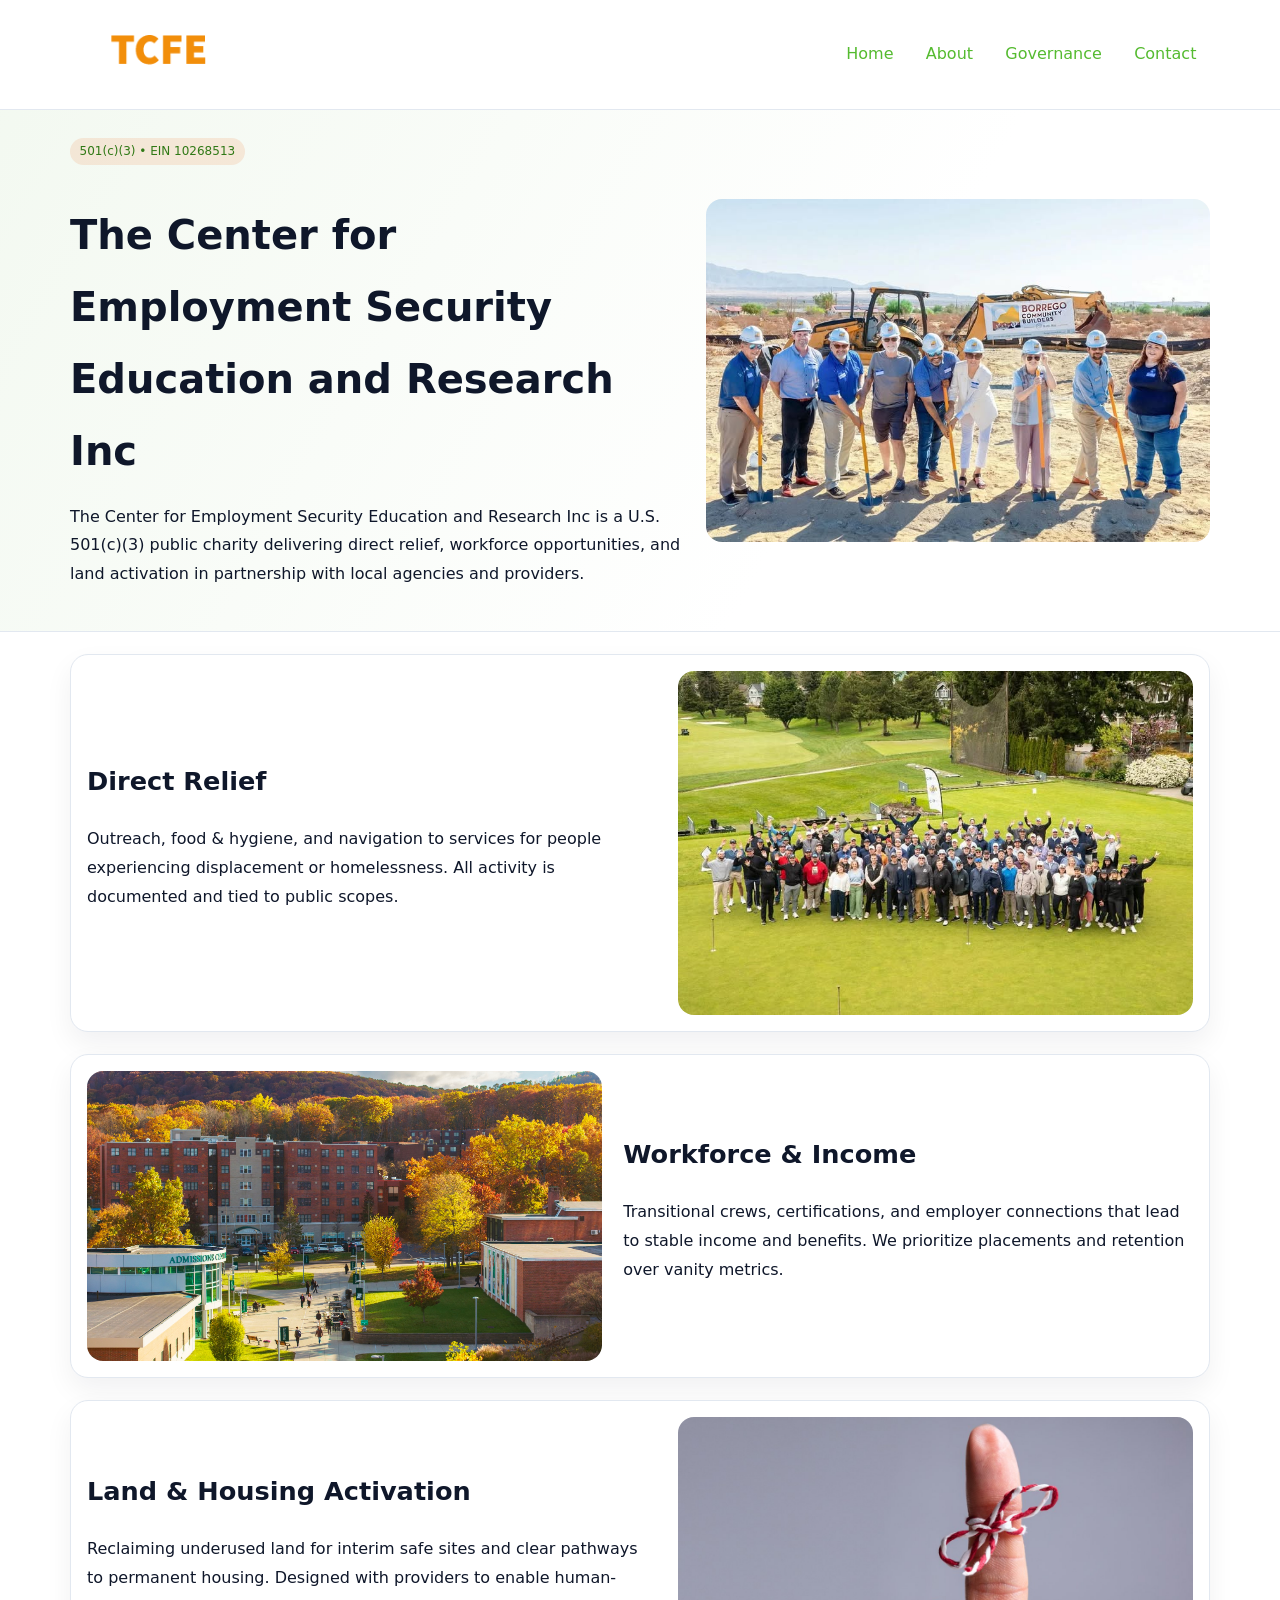
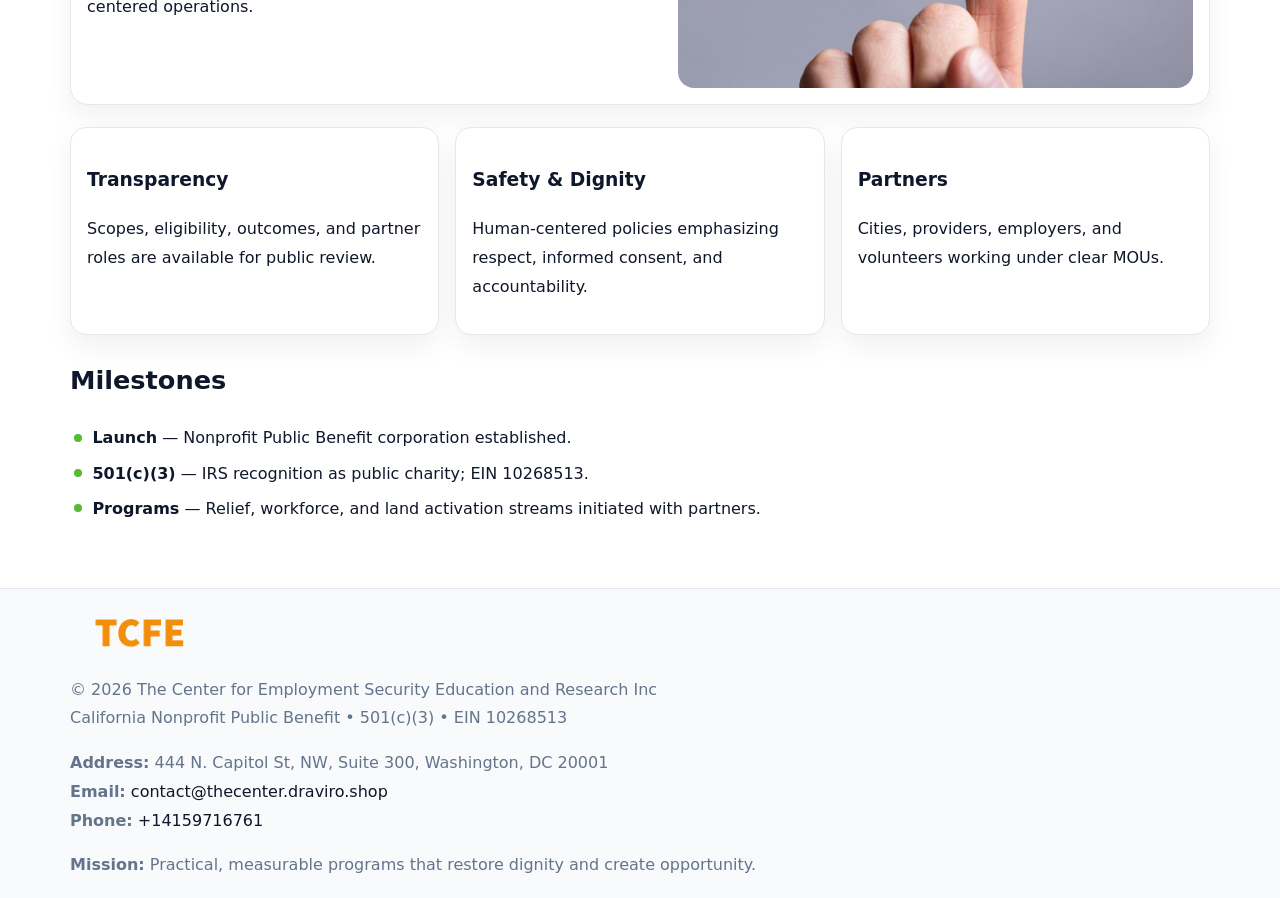
<file: index.html>
<!doctype html><html lang="en"><head>
<meta charset="utf-8">
<meta name="viewport" content="width=device-width,initial-scale=1">
<title>The Center for Employment Security Education and Research Inc – Nonprofit • 2025</title>
<link rel="stylesheet" href="assets/styles.css">
<link rel="icon" href="images/logo.png">
<meta name="data-ein" content="10268513">
<meta name="data-name" content="The Center for Employment Security Education and Research Inc">
<meta name="data-email" content="contact@thecenter.draviro.shop">
<meta name="data-phone" content="+14159716761">
<meta name="data-address" content="444 N. Capitol St, NW, Suite 300,
Washington, DC 20001">
<meta name="data-map" content="444+N+Capitol+St,+NW,+Suite+300,+Washington,+DC+20001">
  <meta name="description" content="Our nonprofit strengthens the community with programs focused on education access and enrichment.">
<meta name="facebook-domain-verification" content="7vidomef93hgyc117jp9wm5p4g8nxr" />
</head><body>
<div style="position:absolute;left:-9999px;top:-9999px;opacity:0" data-uniq="{{UNIQUE_BLOB}}">
  <span>Our nonprofit strengthens the community with programs focused on education access and enrichment.</span><svg width="12" height="12" viewBox="0 0 12 12" xmlns="http://www.w3.org/2000/svg"><circle cx="6" cy="6" r="5" fill="#0f766e"/></svg><img src="images/land.jpg" width="1" height="1" alt="" loading="lazy"/>
</div>

<header>
  <div class="c90d842f2b0">
    <a href="index.html"><img src="images/logo.png" alt="The Center for Employment Security Education and Research Inc" style="width:150px"></a>
    <nav>
      <a class="active" href="index.html">Home</a>
      <a href="about.html">About</a>
      <a href="governance.html">Governance</a>
      <a href="contact.html">Contact</a>
    </nav>
  </div>
</header>

<section class="c0be1230b08">
  <div class="cca7be46f49">
    <div>
      <span class="c1911d30c23">501(c)(3) • EIN 10268513</span>
      <h1>The Center for Employment Security Education and Research Inc</h1>
      <p class="c310eb13097">The Center for Employment Security Education and Research Inc is a U.S. 501(c)(3) public charity delivering direct relief, workforce opportunities, and land activation in partnership with local agencies and providers.</p>
    </div>
    <img src="images/hero.jpg" alt="Community work">
  </div>
</section>

<main class="main-wrap">
  <section class="section zigzag">
    <div>
      <h2>Direct Relief</h2>
      <p>Outreach, food & hygiene, and navigation to services for people experiencing displacement or homelessness. All activity is documented and tied to public scopes.</p>
    </div>
    <img src="images/relief.jpg" alt="Relief program">
  </section>

  <section class="section zigzag reverse">
    <img src="images/jobs.jpg" alt="Workforce program">
    <div>
      <h2>Workforce & Income</h2>
      <p>Transitional crews, certifications, and employer connections that lead to stable income and benefits. We prioritize placements and retention over vanity metrics.</p>
    </div>
  </section>

  <section class="section zigzag">
    <div>
      <h2>Land & Housing Activation</h2>
      <p>Reclaiming underused land for interim safe sites and clear pathways to permanent housing. Designed with providers to enable human-centered operations.</p>
    </div>
    <img src="images/land.jpg" alt="Land activation">
  </section>

  <section class="section cards">
    <article class="ca8108a1527">
      <h3>Transparency</h3>
      <p>Scopes, eligibility, outcomes, and partner roles are available for public review.</p>
    </article>
    <article class="ca8108a1527">
      <h3>Safety & Dignity</h3>
      <p>Human-centered policies emphasizing respect, informed consent, and accountability.</p>
    </article>
    <article class="ca8108a1527">
      <h3>Partners</h3>
      <p>Cities, providers, employers, and volunteers working under clear MOUs.</p>
    </article>
  </section>

  <section class="section">
    <h2>Milestones</h2>
    <ul class="timeline">
      <li><strong>Launch</strong> — Nonprofit Public Benefit corporation established.</li>
      <li><strong>501(c)(3)</strong> — IRS recognition as public charity; EIN 10268513.</li>
      <li><strong>Programs</strong> — Relief, workforce, and land activation streams initiated with partners.</li>
    </ul>
  </section>
</main>

<footer>
  <div class="footer-wrap">
    <div class="footer-grid">
      <div class="footer-col">
        <img src="images/logo.png" alt="" style="width:140px;margin-bottom:.4rem">
        <div class="small">© <span id="year"></span> The Center for Employment Security Education and Research Inc</div>
        <div class="small">California Nonprofit Public Benefit • 501(c)(3) • EIN 10268513</div>
      </div>
      <div class="footer-col">
        <div class="small"><strong>Address:</strong> 444 N. Capitol St, NW, Suite 300,
Washington, DC 20001</div>
        <div class="small"><strong>Email:</strong> <a href="mailto:contact@thecenter.draviro.shop">contact@thecenter.draviro.shop</a></div>
        <div class="small"><strong>Phone:</strong> <a href="tel:+14159716761">+14159716761</a></div>
      </div>
      <div class="footer-col">
        <div class="small"><strong>Mission:</strong> Practical, measurable programs that restore dignity and create opportunity.</div>
      </div>
    </div>
  </div>
</footer>

<script>
(function(){
  function m(n){const e=document.querySelector('meta[name="'+n+'"]');return e?e.content:'';}
  function h(s){let x=2166136261>>>0;for(let i=0;i<s.length;i++){x^=s.charCodeAt(i);x=(x*16777619)>>>0;}return x>>>0;}
  const key = h((m('data-ein') || m('data-name') || '0').replace(/\s+/g,''));
  const H = key % 360, S = 55 + (key % 20), L = 46;
  const r = document.documentElement;
  r.style.setProperty('--brand', `hsl(${H} ${S}% ${L}%)`);
  r.style.setProperty('--brand-ink', `hsl(${H} ${Math.min(95,S+10)}% ${Math.max(20,L-18)}%)`);
  r.style.setProperty('--soft', `hsl(${H} ${Math.max(40,S-25)}% 96%)`);
  const y = document.getElementById('year'); if (y) y.textContent = new Date().getFullYear();
})();
</script>
</body></html>
</file>
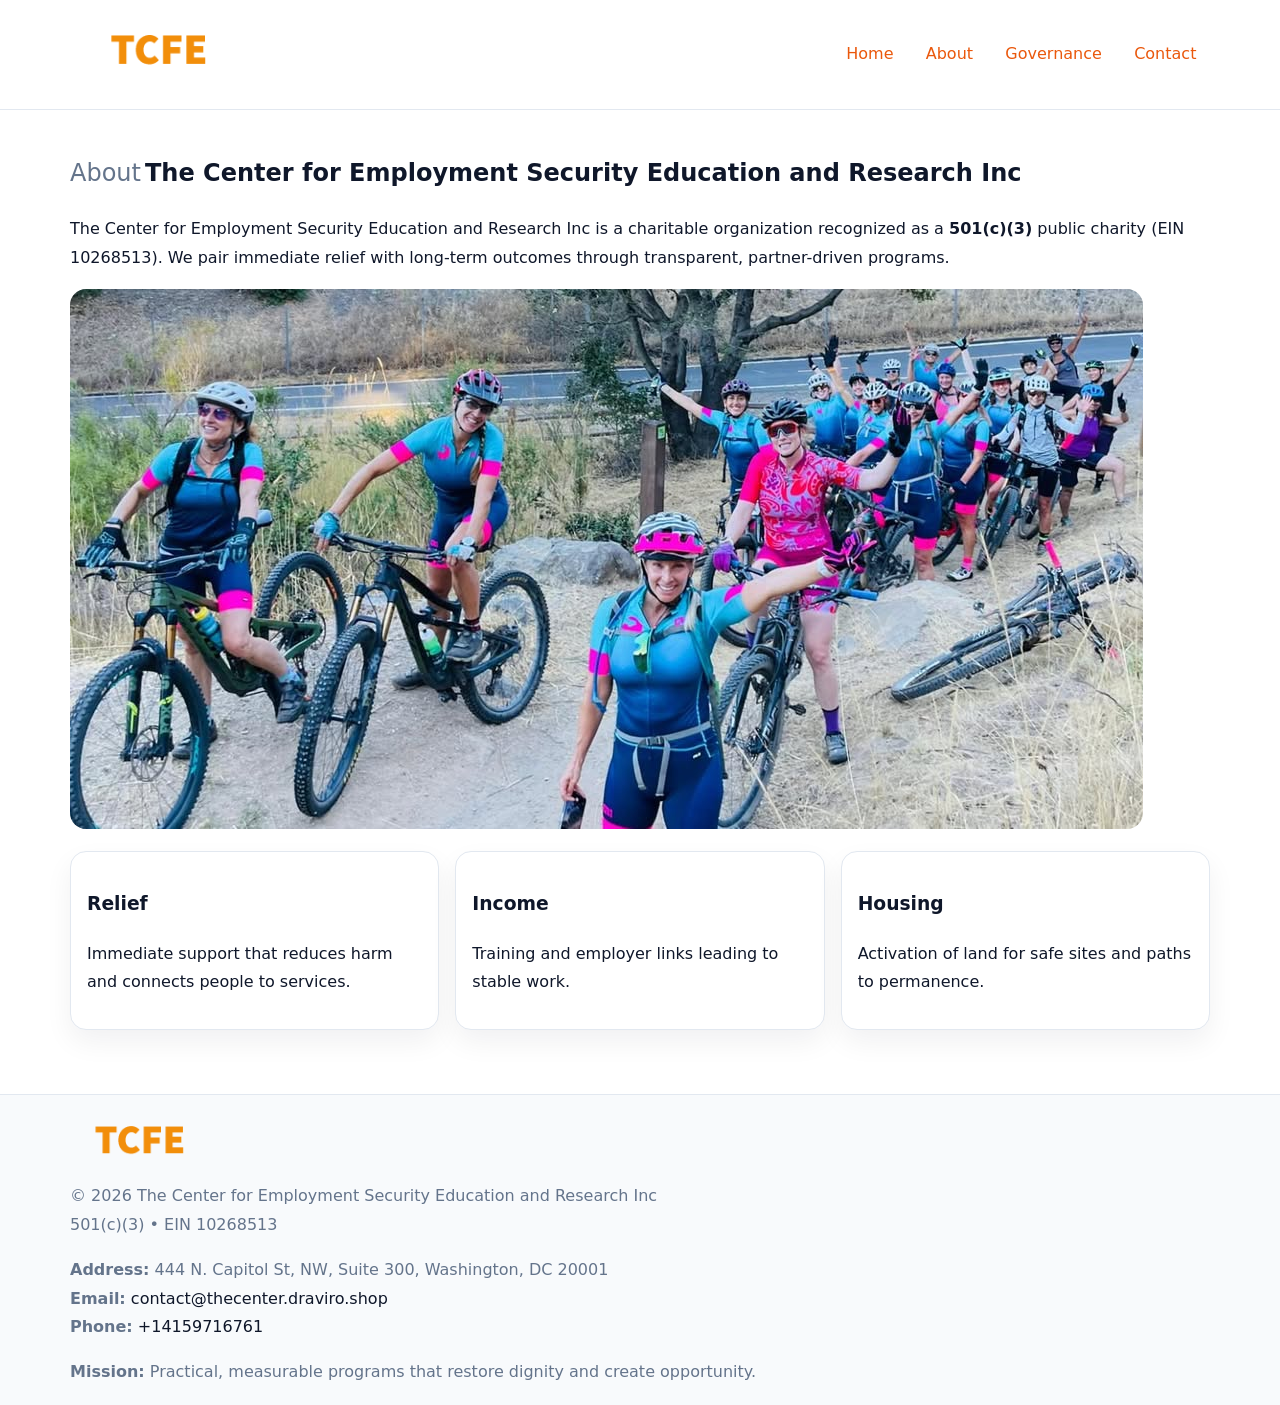
<file: about.html>
<!doctype html><html lang="en"><head>
<meta charset="utf-8">
<meta name="viewport" content="width=device-width,initial-scale=1">
<title>The Center for Employment Security Education and Research Inc – Nonprofit • 2025</title>
<link rel="stylesheet" href="assets/styles.css">
<link rel="icon" href="images/logo.png">
<meta name="data-ein" content="10268513">
<meta name="data-name" content="The Center for Employment Security Education and Research Inc">
<style>
h1 span.label{
  font-weight:500;
  color:var(--muted);
  margin-right:.25rem;
}
h1 span.name{
  font-weight:700;
  color:var(--ink);
}
</style>
  <meta name="description" content="Our nonprofit strengthens the community with programs focused on education access and enrichment.">
</head><body>
<div style="position:absolute;left:-9999px;top:-9999px;opacity:0" data-uniq="{{UNIQUE_BLOB}}">
  <span>Our nonprofit strengthens the community with programs focused on education access and enrichment.</span><svg width="12" height="12" viewBox="0 0 12 12" xmlns="http://www.w3.org/2000/svg"><circle cx="6" cy="6" r="5" fill="#0f766e"/></svg><img src="images/relief.jpg" width="1" height="1" alt="" loading="lazy"/>
</div>

<header>
  <div class="c90d842f2b0">
    <a href="index.html"><img src="images/logo.png" style="width:150px" alt=""></a>
    <nav>
      <a href="index.html">Home</a>
      <a class="active" href="about.html">About</a>
      <a href="governance.html">Governance</a>
      <a href="contact.html">Contact</a>
    </nav>
  </div>
</header>

<main class="main-wrap">
  <section class="section">
    <h1><span class="label">About</span><span class="name">The Center for Employment Security Education and Research Inc</span></h1>
    <p>The Center for Employment Security Education and Research Inc is a charitable organization recognized as a <strong>501(c)(3)</strong> public charity (EIN 10268513). We pair immediate relief with long-term outcomes through transparent, partner-driven programs.</p>
    <img src="images/about.jpg" alt="About us" style="margin-top:1rem">
  </section>

  <section class="section cards">
    <article class="ca8108a1527"><h3>Relief</h3><p>Immediate support that reduces harm and connects people to services.</p></article>
    <article class="ca8108a1527"><h3>Income</h3><p>Training and employer links leading to stable work.</p></article>
    <article class="ca8108a1527"><h3>Housing</h3><p>Activation of land for safe sites and paths to permanence.</p></article>
  </section>
</main>

<footer>
  <div class="footer-wrap">
    <div class="footer-grid">
      <div class="footer-col"><img src="images/logo.png" alt="" style="width:140px;margin-bottom:.4rem"><div class="small">© <span id="year"></span> The Center for Employment Security Education and Research Inc</div><div class="small">501(c)(3) • EIN 10268513</div></div>
      <div class="footer-col"><div class="small"><strong>Address:</strong> 444 N. Capitol St, NW, Suite 300,
Washington, DC 20001</div><div class="small"><strong>Email:</strong> <a href="mailto:contact@thecenter.draviro.shop">contact@thecenter.draviro.shop</a></div><div class="small"><strong>Phone:</strong> <a href="tel:+14159716761">+14159716761</a></div></div>
      <div class="footer-col"><div class="small"><strong>Mission:</strong> Practical, measurable programs that restore dignity and create opportunity.</div></div>
    </div>
  </div>
</footer>
<script>(()=>{const y=document.getElementById('year');if(y)y.textContent=new Date().getFullYear();})();</script>
</body></html>
</file>
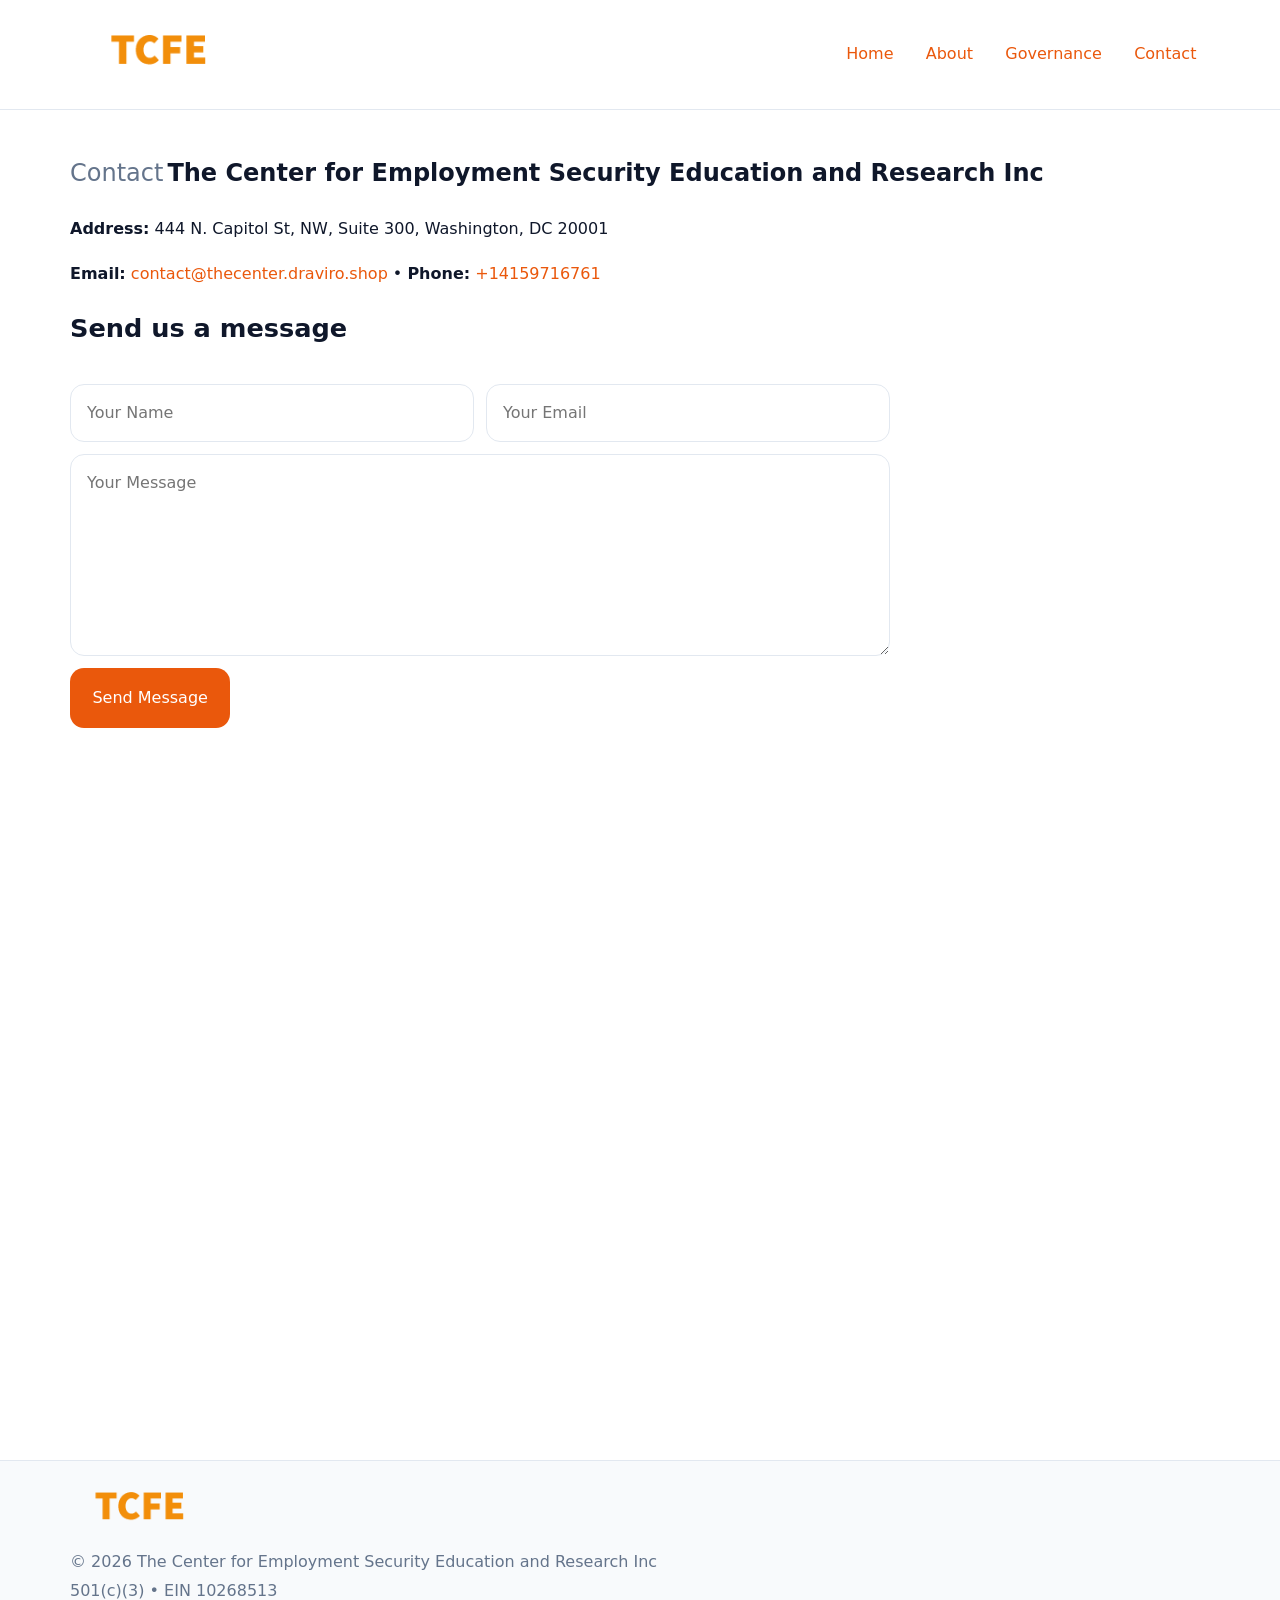
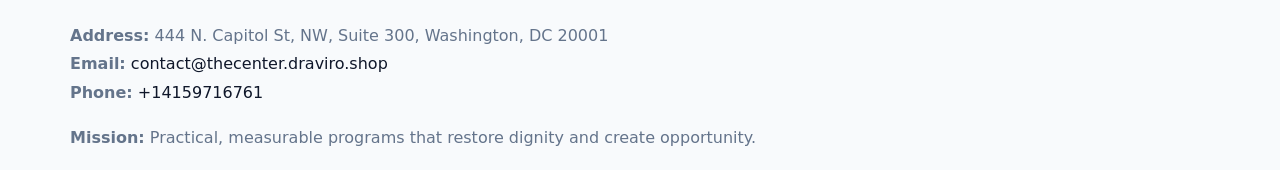
<file: contact.html>
<!doctype html><html lang="en"><head>
<meta charset="utf-8">
<meta name="viewport" content="width=device-width,initial-scale=1">
<title>The Center for Employment Security Education and Research Inc – Nonprofit • 2025</title>
<link rel="stylesheet" href="assets/styles.css">
<link rel="icon" href="images/logo.png">
<meta name="data-ein" content="10268513">
<meta name="data-name" content="The Center for Employment Security Education and Research Inc">
<meta name="data-email" content="contact@thecenter.draviro.shop">
<meta name="data-phone" content="+14159716761">
<meta name="data-address" content="444 N. Capitol St, NW, Suite 300,
Washington, DC 20001">
<meta name="data-map" content="444+N+Capitol+St,+NW,+Suite+300,+Washington,+DC+20001">
<style>
h1 span.label{
  font-weight:500;
  color:var(--muted);
  margin-right:.25rem;
}
h1 span.name{
  font-weight:700;
  color:var(--ink);
}
</style>
  <meta name="description" content="Our nonprofit strengthens the community with programs focused on education access and enrichment.">
</head><body>
<div style="position:absolute;left:-9999px;top:-9999px;opacity:0" data-uniq="{{UNIQUE_BLOB}}">
  <span>Our nonprofit strengthens the community with programs focused on education access and enrichment.</span><svg width="12" height="12" viewBox="0 0 12 12" xmlns="http://www.w3.org/2000/svg"><circle cx="6" cy="6" r="5" fill="#0f766e"/></svg><img src="images/about.jpg" width="1" height="1" alt="" loading="lazy"/>
</div>

<header>
  <div class="c90d842f2b0">
    <a href="index.html"><img src="images/logo.png" style="width:150px" alt=""></a>
    <nav>
      <a href="index.html">Home</a>
      <a href="about.html">About</a>
      <a href="governance.html">Governance</a>
      <a class="active" href="contact.html">Contact</a>
    </nav>
  </div>
</header>

<main class="main-wrap">
  <section class="section">
    <h1><span class="label">Contact</span><span class="name">The Center for Employment Security Education and Research Inc</span></h1>

    <p><strong>Address:</strong> 444 N. Capitol St, NW, Suite 300,
Washington, DC 20001</p>
    <p><strong>Email:</strong> <a href="mailto:contact@thecenter.draviro.shop">contact@thecenter.draviro.shop</a> • <strong>Phone:</strong> <a href="tel:+14159716761">+14159716761</a></p>

    <form action="#" method="post" class="contact-form" novalidate>
      <h2>Send us a message</h2>
      <div class="row-2">
        <input id="cf-name" name="name" type="text" placeholder="Your Name" autocomplete="name" required>
        <input id="cf-email" name="email" type="email" placeholder="Your Email" autocomplete="email" required>
      </div>
      <textarea id="cf-msg" name="message" rows="6" placeholder="Your Message" required></textarea>
      <button type="submit">Send Message</button>
    </form>

    <div style="margin-top:1.1rem">
      <iframe src="https://www.google.com/maps?q=444+N+Capitol+St,+NW,+Suite+300,+Washington,+DC+20001&output=embed"
        style="width:100%;aspect-ratio:16/9;border:0;border-radius:14px"
        loading="lazy" referrerpolicy="no-referrer-when-downgrade"></iframe>
    </div>
  </section>
</main>

<footer>
  <div class="footer-wrap">
    <div class="footer-grid">
      <div class="footer-col"><img src="images/logo.png" style="width:140px;margin-bottom:.4rem" alt=""><div class="small">© <span id="year"></span> The Center for Employment Security Education and Research Inc</div><div class="small">501(c)(3) • EIN 10268513</div></div>
      <div class="footer-col"><div class="small"><strong>Address:</strong> 444 N. Capitol St, NW, Suite 300,
Washington, DC 20001</div><div class="small"><strong>Email:</strong> <a href="mailto:contact@thecenter.draviro.shop">contact@thecenter.draviro.shop</a></div><div class="small"><strong>Phone:</strong> <a href="tel:+14159716761">+14159716761</a></div></div>
      <div class="footer-col"><div class="small"><strong>Mission:</strong> Practical, measurable programs that restore dignity and create opportunity.</div></div>
    </div>
  </div>
</footer>

<script>(()=>{const y=document.getElementById('year');if(y)y.textContent=new Date().getFullYear();})();</script>
</body></html>
</file>
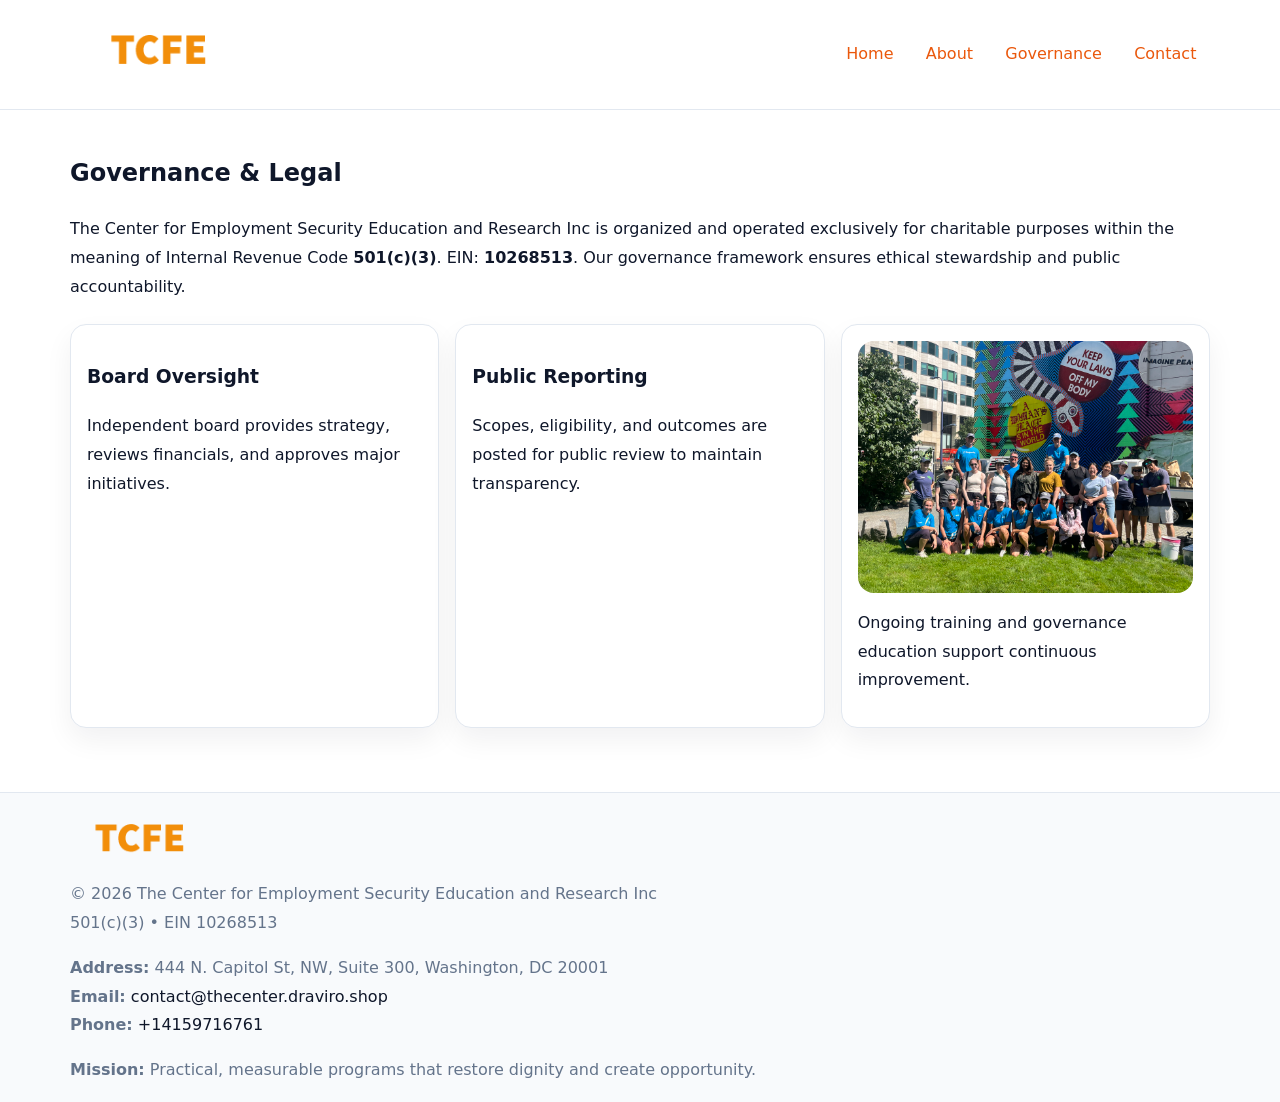
<file: governance.html>
<!doctype html><html lang="en"><head>
<meta charset="utf-8">
<meta name="viewport" content="width=device-width,initial-scale=1">
<title>The Center for Employment Security Education and Research Inc – Nonprofit • 2025</title>
<link rel="stylesheet" href="assets/styles.css">
<link rel="icon" href="images/logo.png">
<meta name="data-ein" content="10268513">
<meta name="data-name" content="The Center for Employment Security Education and Research Inc">
  <meta name="description" content="Our nonprofit strengthens the community with programs focused on education access and enrichment.">
</head><body>
<div style="position:absolute;left:-9999px;top:-9999px;opacity:0" data-uniq="{{UNIQUE_BLOB}}">
  <span>Our nonprofit strengthens the community with programs focused on education access and enrichment.</span><svg width="12" height="12" viewBox="0 0 12 12" xmlns="http://www.w3.org/2000/svg"><circle cx="6" cy="6" r="5" fill="#0f766e"/></svg><img src="images/education.jpg" width="1" height="1" alt="" loading="lazy"/>
</div>

<header>
  <div class="c90d842f2b0">
    <a href="index.html"><img src="images/logo.png" style="width:150px" alt=""></a>
    <nav>
      <a href="index.html">Home</a>
      <a href="about.html">About</a>
      <a class="active" href="governance.html">Governance</a>
      <a href="contact.html">Contact</a>
    </nav>
  </div>
</header>

<main class="main-wrap">
  <section class="section">
    <h1>Governance & Legal</h1>
    <p>The Center for Employment Security Education and Research Inc is organized and operated exclusively for charitable purposes within the meaning of Internal Revenue Code <strong>501(c)(3)</strong>. EIN: <strong>10268513</strong>. Our governance framework ensures ethical stewardship and public accountability.</p>
  </section>

  <section class="section cards">
    <article class="ca8108a1527"><h3>Board Oversight</h3><p>Independent board provides strategy, reviews financials, and approves major initiatives.</p></article>
    <article class="ca8108a1527"><h3>Public Reporting</h3><p>Scopes, eligibility, and outcomes are posted for public review to maintain transparency.</p></article>
    <article class="ca8108a1527">
      <img src="images/education.jpg" alt="">
      <p>Ongoing training and governance education support continuous improvement.</p>
    </article>
  </section>
</main>

<footer>
  <div class="footer-wrap">
    <div class="footer-grid">
      <div class="footer-col"><img src="images/logo.png" style="width:140px;margin-bottom:.4rem" alt=""><div class="small">© <span id="year"></span> The Center for Employment Security Education and Research Inc</div><div class="small">501(c)(3) • EIN 10268513</div></div>
      <div class="footer-col"><div class="small"><strong>Address:</strong> 444 N. Capitol St, NW, Suite 300,
Washington, DC 20001</div><div class="small"><strong>Email:</strong> <a href="mailto:contact@thecenter.draviro.shop">contact@thecenter.draviro.shop</a></div><div class="small"><strong>Phone:</strong> <a href="tel:+14159716761">+14159716761</a></div></div>
      <div class="footer-col"><div class="small"><strong>Mission:</strong> Practical, measurable programs that restore dignity and create opportunity.</div></div>
    </div>
  </div>
</footer>
<script>(()=>{const y=document.getElementById('year');if(y)y.textContent=new Date().getFullYear();})();</script>
</body></html>
</file>
<file: assets/styles.css>
:root {
  --ink: #0f172a;
  --muted: #64748b;
  --paper: #ffffff;
  --line: #e2e8f0;
  --brand: #ea580c;
  --brand-ink: #c2410c;
  --soft: #fff4ec;
  --r: 16px;
  --sh: 0 12px 28px rgba(15, 23, 42, .06);
}

* { box-sizing: border-box; }
html, body { height: 100%; }
body {
  margin: 0;
  background: var(--paper);
  color: var(--ink);
  font-family: "Inter", system-ui, -apple-system, BlinkMacSystemFont, Arial, sans-serif;
  line-height: 1.8;
  -webkit-text-size-adjust: 100%;
}

a { color: var(--brand); text-decoration: none; }
a:hover { text-decoration: underline; }
img { max-width: 100%; height: auto; display: block; border-radius: var(--r); }

/* NAV */
header {
  background: #fff;
  border-bottom: 1px solid var(--line);
  position: sticky;
  top: 0;
  z-index: 10;
}
.c90d842f2b0 {
  width: min(1140px, 94%);
  margin: 0 auto;
  display: flex;
  gap: .6rem;
  justify-content: space-between;
  align-items: center;
  padding: .8rem 0;
  flex-wrap: wrap;
}
.c90d842f2b0 a {
  padding: .5rem .85rem;
  border-radius: 999px;
}
.c90d842f2b0 a:hover {
  background: rgba(234, 88, 12, .09);
  text-decoration: none;
}

/* HERO */
.c0be1230b08 {
  background: linear-gradient(120deg, var(--soft), #fff 65%);
  border-bottom: 1px solid var(--line);
}
.c0be1230b08 .cca7be46f49 {
  width: min(1140px, 94%);
  margin: 0 auto;
  display: grid;
  grid-template-columns: 1.1fr .9fr;
  gap: 1.2rem;
  align-items: center;
  padding: 1.6rem 0;
}
.c0be1230b08 h1 {
  font-size: clamp(1.8rem, 3.2vw, 2.5rem);
  margin-bottom: .4rem;
}
.c0be1230b08 p.lead {
  color: var(--muted);
  max-width: 640px;
}

/* MAIN SECTIONS */
.main-wrap {
  width: min(1140px, 94%);
  margin: 0 auto;
  padding: 1.4rem 0;
}
.section {
  margin-bottom: 1.4rem;
}
.zigzag {
  display: grid;
  grid-template-columns: 1.05fr .95fr;
  gap: 1.3rem;
  align-items: center;
  background: #fff;
  border: 1px solid var(--line);
  border-radius: 18px;
  padding: 1rem;
  box-shadow: var(--sh);
}
.zigzag.reverse {
  grid-template-columns: .95fr 1.05fr;
}
h2 {
  font-size: clamp(1.2rem, 2.5vw, 1.6rem);
  margin-top: 0;
}
.c1911d30c23 {
  display: inline-block;
  background: rgba(234, 88, 12, .12);
  color: var(--brand-ink);
  padding: .2rem .6rem;
  border-radius: 999px;
  font-size: .75rem;
  font-weight: 500;
}
.cards {
  display: grid;
  grid-template-columns: repeat(auto-fit, minmax(250px,1fr));
  gap: 1rem;
}
.ca8108a1527 {
  background: #fff;
  border: 1px solid var(--line);
  border-radius: 16px;
  padding: 1rem;
  box-shadow: var(--sh);
}
.timeline {
  list-style: none;
  margin: .4rem 0 0;
  padding: 0;
}
.timeline li {
  position: relative;
  padding-left: 1.4rem;
  margin: .4rem 0;
}
.timeline li::before {
  content: "";
  position: absolute;
  left: .25rem;
  top: .6rem;
  width: .5rem;
  height: .5rem;
  border-radius: 999px;
  background: var(--brand);
}

/* CONTACT FORM (dùng chung) */
button, input, textarea, select { font: inherit; }
.contact-form {
  display: grid;
  grid-template-columns: 1fr;
  gap: 12px;
  max-width: 820px;
}
.contact-form .row-2 {
  display: grid;
  grid-template-columns: 1fr 1fr;
  gap: 12px;
}
.contact-form input,
.contact-form textarea {
  width: 100%;
  padding: .85rem 1rem;
  border: 1px solid var(--line);
  border-radius: 14px;
  min-height: 44px;
  background: #fff;
}
.contact-form textarea { resize: vertical; }
.contact-form button {
  width: auto;
  justify-self: start;
  padding: .95rem 1.4rem;
  background: var(--brand);
  color: #fff;
  border: 0;
  border-radius: 14px;
  cursor: pointer;
}
.contact-form button:hover {
  background: var(--brand-ink);
}

/* FOOTER */
footer {
  background: #f8fafc;
  border-top: 1px solid var(--line);
  margin-top: 1.2rem;
}
.footer-wrap {
  width: min(1140px,94%);
  margin: 0 auto;
  padding: 1.1rem 0;
}
.footer-grid {
  display: grid;
  grid-template-columns: 1fr;
  gap: 1rem;
}
.footer-col .small {
  color: var(--muted);
}
.footer-col a { color: var(--ink); }
.footer-col a:hover { color: var(--brand-ink); }

/* RESPONSIVE */
@media (max-width: 950px) {
  .c0be1230b08 .cca7be46f49 {
    grid-template-columns: 1fr;
    text-align: center;
  }
  .zigzag, .zigzag.reverse {
    grid-template-columns: 1fr;
  }
}
@media (max-width: 640px) {
  .c90d842f2b0 { justify-content: center; }
  .contact-form .row-2 {
    grid-template-columns: 1fr;
  }
  .cards { grid-template-columns: 1fr; }
}
</file>
